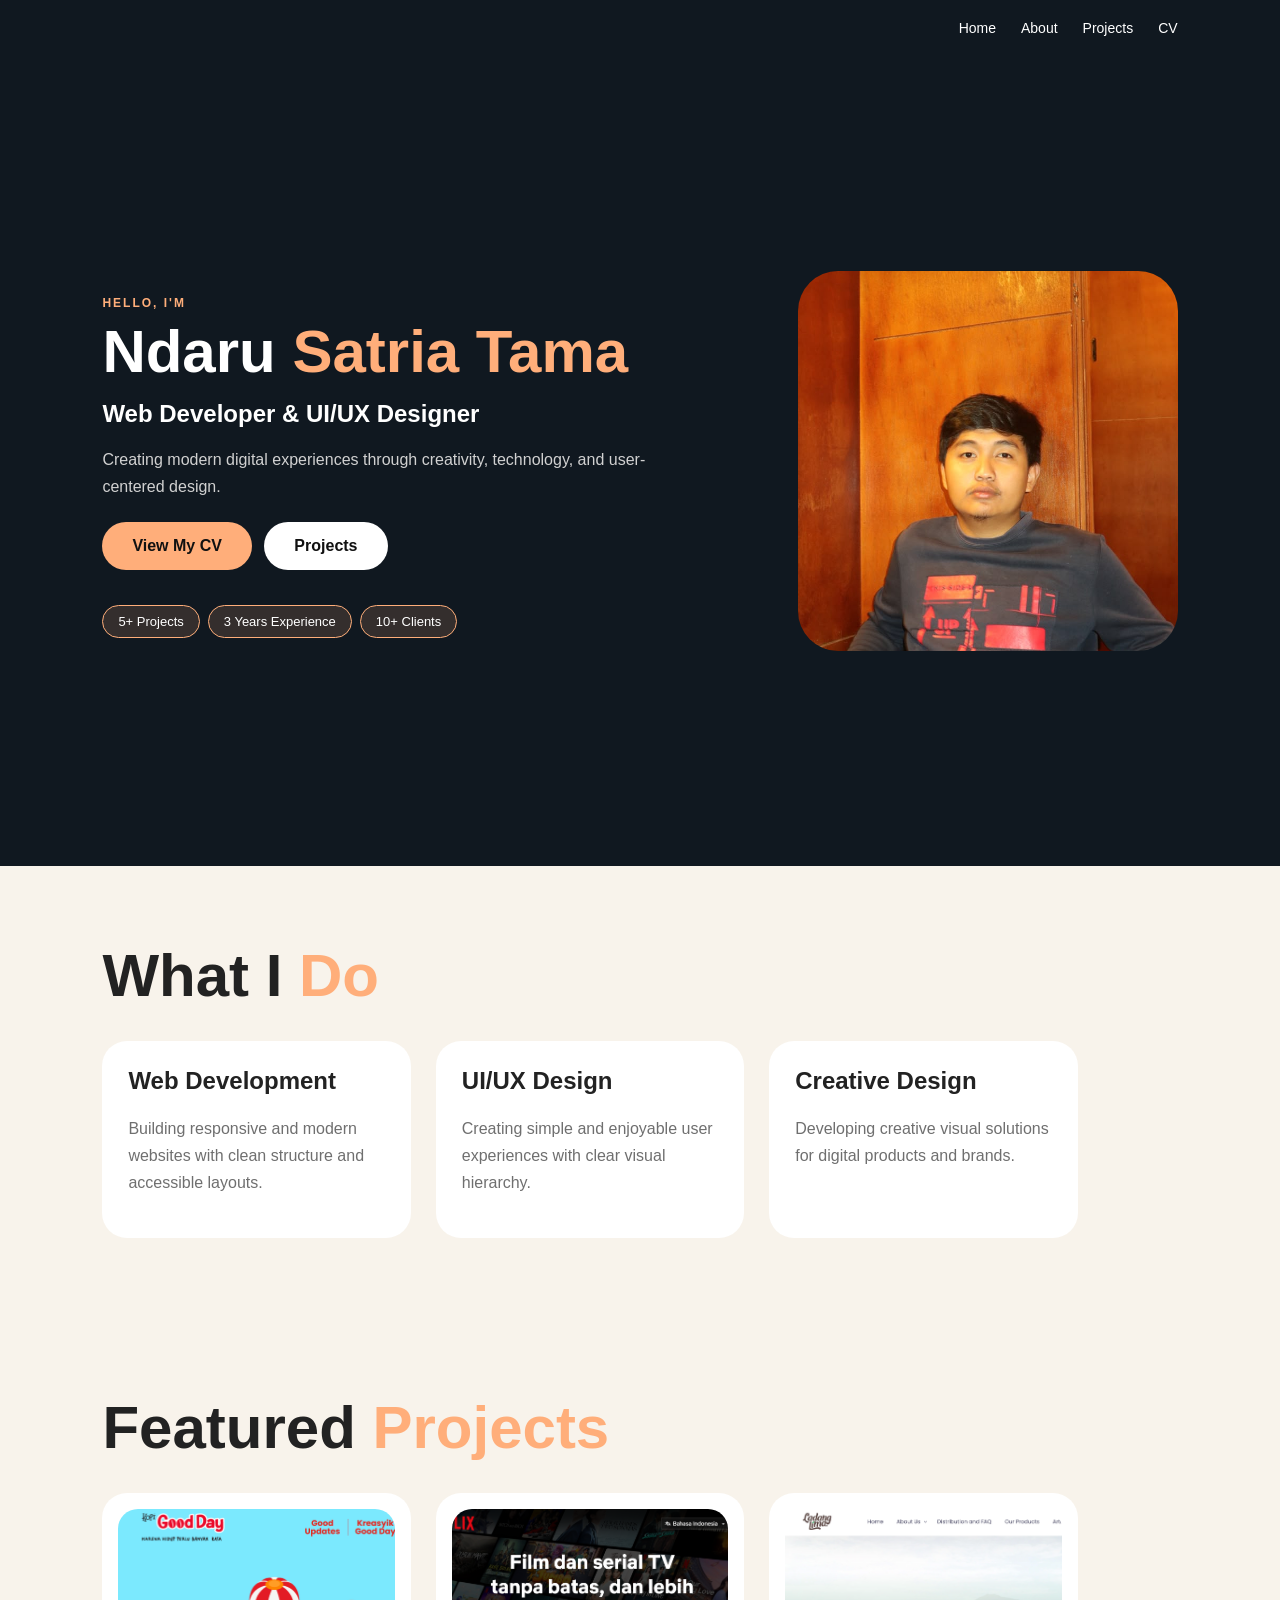
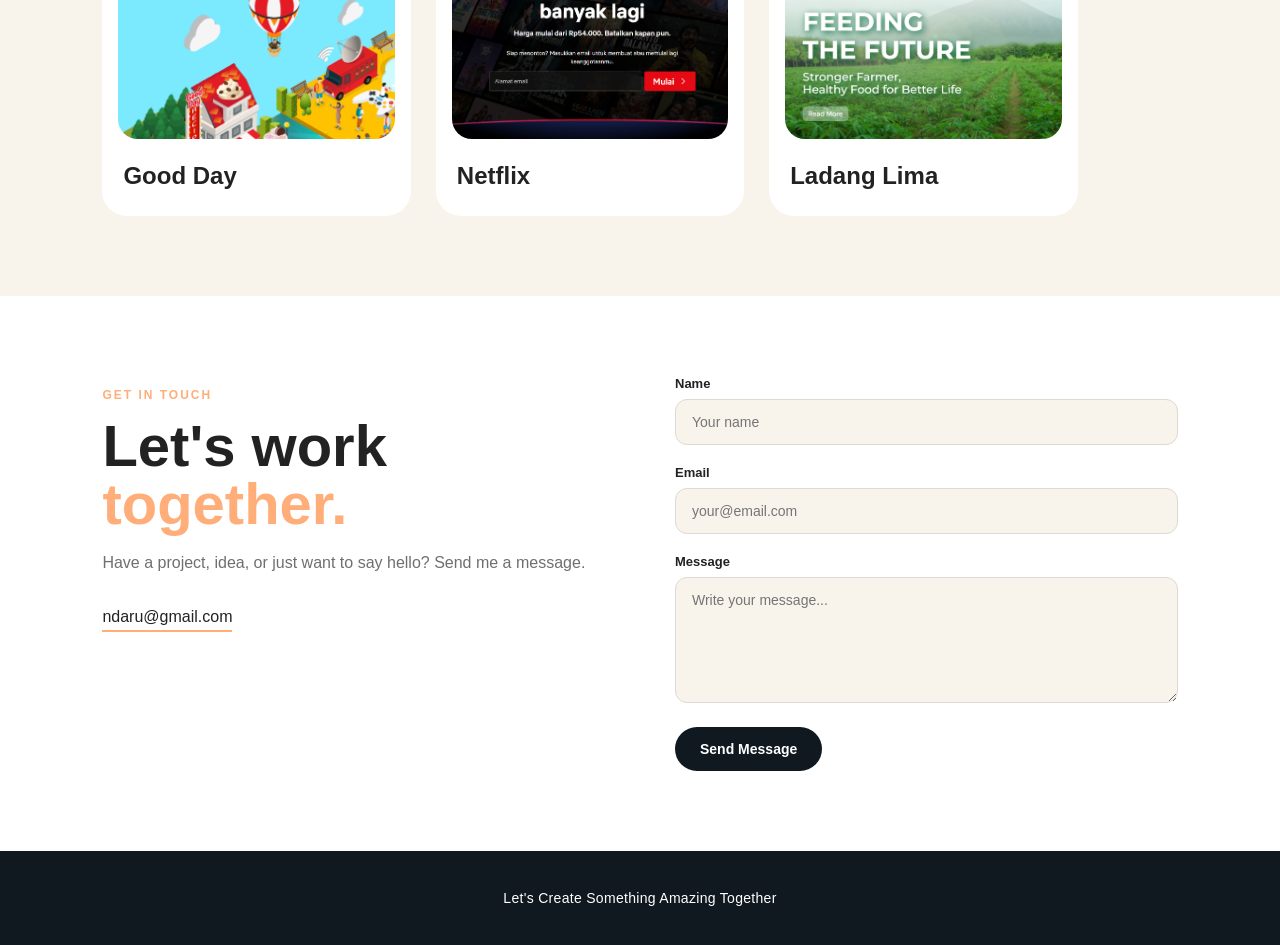
<file: PraktikumPemweb/index.html>
<!DOCTYPE html>
<html lang="id">

<head>
    <meta charset="UTF-8">
    <meta name="viewport" content="width=device-width, initial-scale=1.0">

    <title>Ndaru Satria Tama | Portfolio</title>

    <link rel="stylesheet" href="css/index.css">
</head>

<body>

    <!-- =========================
         NAVBAR
    ========================== -->

    <nav>
        <div class="nav-links">

            <a href="index.html">Home</a>

            <a href="about.html">About</a>

            <a href="projects.html">Projects</a>

            <a href="cv.html">CV</a>

        </div>
    </nav>


    <!-- =========================
         HERO
    ========================== -->

    <section class="hero">

        <div class="hero-text">

            <p class="intro-label">
                Hello, I'm
            </p>

            <h1>
                Ndaru
                <span class="accent">Satria Tama</span>
            </h1>

            <h2>
                Web Developer & UI/UX Designer
            </h2>

            <p class="description">
                Creating modern digital experiences through creativity,
                technology, and user-centered design.
            </p>


            <div class="hero-buttons">

                <a class="btn" href="cv.html">
                    View My CV
                </a>

                <a class="btn btn-light" href="projects.html">
                    Projects
                </a>

            </div>


            <div class="stats">

                <span class="skill">
                    5+ Projects
                </span>

                <span class="skill">
                    3 Years Experience
                </span>

                <span class="skill">
                    10+ Clients
                </span>

            </div>

        </div>


        <div class="hero-image">

            <img
                src="images/profile.jpeg"
                alt="Foto profil Ndaru Satria Tama"
            >

        </div>

    </section>


    <!-- =========================
         WHAT I DO
    ========================== -->

    <section class="container">

        <h1>
            What I
            <span class="accent">Do</span>
        </h1>


        <div class="grid">


            <div class="card service-card">

                <h2>
                    Web Development
                </h2>

                <p>
                    Building responsive and modern websites
                    with clean structure and accessible layouts.
                </p>

            </div>


            <div class="card service-card">

                <h2>
                    UI/UX Design
                </h2>

                <p>
                    Creating simple and enjoyable user experiences
                    with clear visual hierarchy.
                </p>

            </div>


            <div class="card service-card">

                <h2>
                    Creative Design
                </h2>

                <p>
                    Developing creative visual solutions
                    for digital products and brands.
                </p>

            </div>


        </div>

    </section>


    <!-- =========================
         FEATURED PROJECTS
    ========================== -->

    <section class="container">

        <h1>
            Featured
            <span class="accent">Projects</span>
        </h1>


        <div class="grid project-grid">


            <!-- PROJECT 1 -->

            <a
                href="https://hidupbanyakrasa.com/"
                class="card project-card"
            >

                <div class="project-image">

                    <img
                        src="images/project1.png"
                        alt="Good Day"
                    >

                    <!-- HOVER VIEW -->

                    <span class="view-button">
                        View
                    </span>

                </div>


                <div class="project-info">

                    <h3>
                        Good Day
                    </h3>

                </div>

            </a>



            <!-- PROJECT 2 -->

            <a
                href="https://www.netflix.com/id/"
                class="card project-card"
            >

                <div class="project-image">

                    <img
                        src="images/project2.png"
                        alt="Netflix"
                    >

                    <!-- HOVER VIEW -->

                    <span class="view-button">
                        View
                    </span>

                </div>


                <div class="project-info">

                    <h3>
                        Netflix
                    </h3>

                </div>

            </a>



            <!-- PROJECT 3 -->

            <a
                href="https://ladanglima.com/"
                class="card project-card"
            >

                <div class="project-image">

                    <img
                        src="images/project3.png"
                        alt="Ladang Lima"
                    >

                    <!-- HOVER VIEW -->

                    <span class="view-button">
                        View
                    </span>

                </div>


                <div class="project-info">

                    <h3>
                        Ladang Lima
                    </h3>

                </div>

            </a>


        </div>

    </section>


    <!-- =========================
         CONTACT
    ========================== -->

    <section class="contact-container">


        <div class="contact-info">

            <p class="contact-label">
                GET IN TOUCH
            </p>

            <h1>
                Let's work
                <span class="accent">together.</span>
            </h1>

            <p>
                Have a project, idea, or just want to say hello?
                Send me a message.
            </p>


            <a
                href="mailto:ndaru@gmail.com"
                class="contact-email"
            >
                ndaru@gmail.com
            </a>

        </div>



        <form
            class="contact-form"
            action="mailto:ndaru@gmail.com"
            method="post"
            enctype="text/plain"
        >

            <div class="form-group">

                <label for="name">
                    Name
                </label>

                <input
                    type="text"
                    id="name"
                    name="Name"
                    placeholder="Your name"
                    required
                >

            </div>



            <div class="form-group">

                <label for="email">
                    Email
                </label>

                <input
                    type="email"
                    id="email"
                    name="Email"
                    placeholder="your@email.com"
                    required
                >

            </div>



            <div class="form-group">

                <label for="message">
                    Message
                </label>

                <textarea
                    id="message"
                    name="Message"
                    rows="6"
                    placeholder="Write your message..."
                    required
                ></textarea>

            </div>


            <button type="submit">
                Send Message
            </button>

        </form>


    </section>



    <!-- =========================
         FOOTER
    ========================== -->

    <footer>

        <p>
            Let's Create Something Amazing Together
        </p>

    </footer>


</body>

</html>
</file>
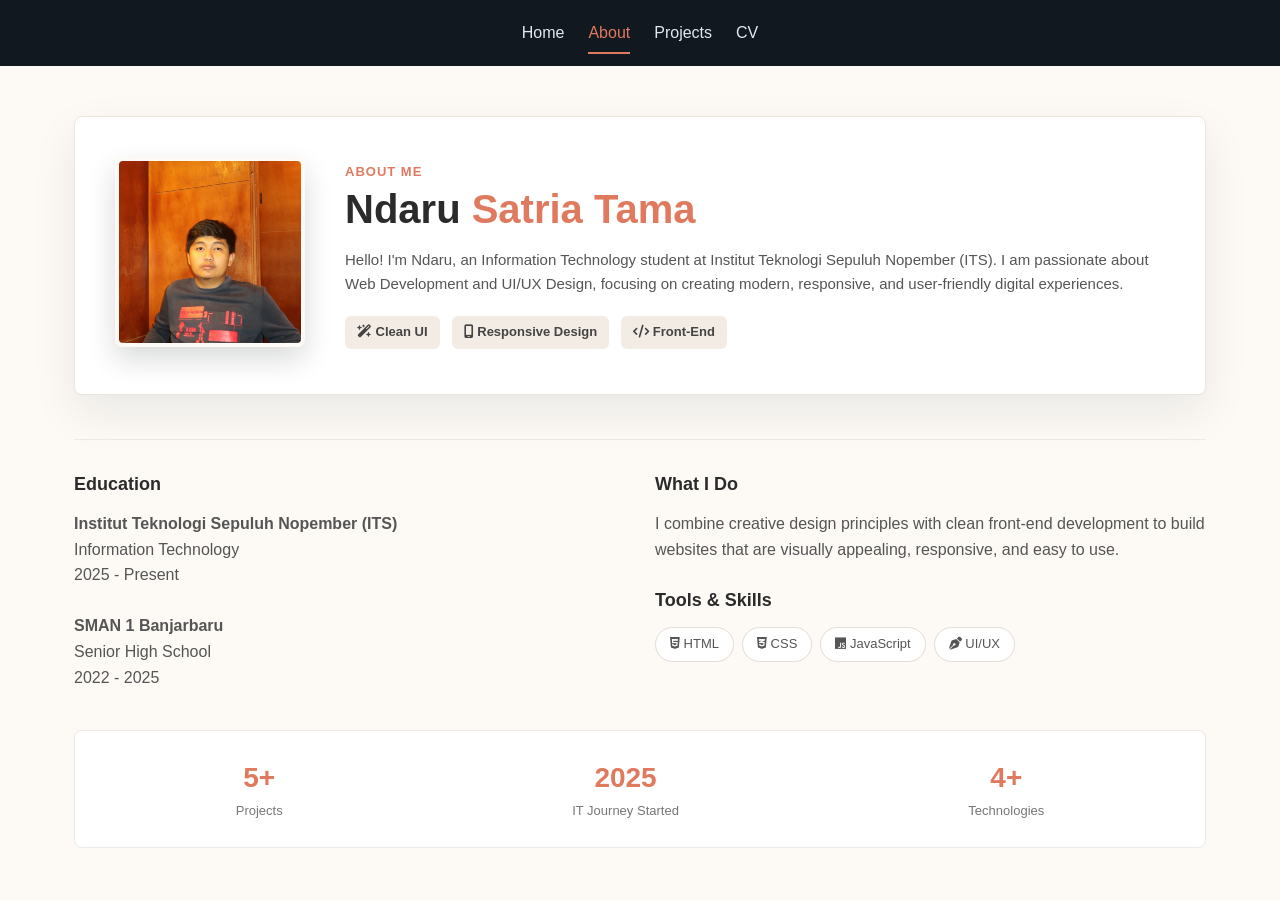
<file: PraktikumPemweb/about.html>
<!DOCTYPE html>
<html lang="en">
<head>
    <meta charset="UTF-8">
    <meta name="viewport" content="width=device-width, initial-scale=1.0">
    <title>About | Ndaru Satria Tama</title>
    <link rel="stylesheet" href="css/about.css">
    <link rel="stylesheet" href="https://cdnjs.cloudflare.com/ajax/libs/font-awesome/6.4.0/css/all.min.css">
</head>
<body>
    <nav>
        <div>
            <a href="index.html">Home</a>
            <a class="active" href="about.html">About</a>
            <a href="projects.html">Projects</a>
            <a href="cv.html">CV</a>
        </div>
    </nav>

    <section class="container">
        <div class="about-hero">
            <div class="about-image-wrapper">
                <img class="profile-img" src="images/profile.jpeg" alt="Ndaru Satria Tama Profile">
            </div>

            <div class="about-text">
                <p class="sub-title">About Me</p>
                <h1>Ndaru <span class="accent">Satria Tama</span></h1>
                <p class="description">
                    Hello! I'm Ndaru, an Information Technology student at Institut Teknologi Sepuluh Nopember (ITS). 
                    I am passionate about Web Development and UI/UX Design, focusing on creating modern, responsive, 
                    and user-friendly digital experiences.
                </p>

                <div class="traits">
                    <span><i class="fa-solid fa-wand-magic-sparkles"></i> Clean UI</span>
                    <span><i class="fa-solid fa-mobile-screen"></i> Responsive Design</span>
                    <span><i class="fa-solid fa-code"></i> Front-End</span>
                </div>
            </div>
        </div>

        <div class="info-grid">
            <div class="info-card">
                <h3>Education</h3>
                <p>
                    <strong>Institut Teknologi Sepuluh Nopember (ITS)</strong><br>
                    Information Technology<br>
                    2025 - Present
                </p>
                <br>
                <p>
                    <strong>SMAN 1 Banjarbaru</strong><br>
                    Senior High School<br>
                    2022 - 2025
                </p>
            </div>

            <div class="info-card">
                <h3>What I Do</h3>
                <p>
                    I combine creative design principles with clean front-end development to build 
                    websites that are visually appealing, responsive, and easy to use.
                </p>

                <h3 class="skill-title">Tools & Skills</h3>
                <div class="tags-container">
                    <span class="tag"><i class="fa-brands fa-html5"></i> HTML</span>
                    <span class="tag"><i class="fa-brands fa-css3-alt"></i> CSS</span>
                    <span class="tag"><i class="fa-brands fa-js"></i> JavaScript</span>
                    <span class="tag"><i class="fa-solid fa-pen-nib"></i> UI/UX</span>
                </div>
            </div>
        </div>

        <div class="quick-facts">
            <div class="fact-item">
                <h2>5+</h2>
                <p>Projects</p>
            </div>
            <div class="fact-item">
                <h2>2025</h2>
                <p>IT Journey Started</p>
            </div>
            <div class="fact-item">
                <h2>4+</h2>
                <p>Technologies</p>
            </div>
        </div>
    </section>
</body>
</html>
</file>
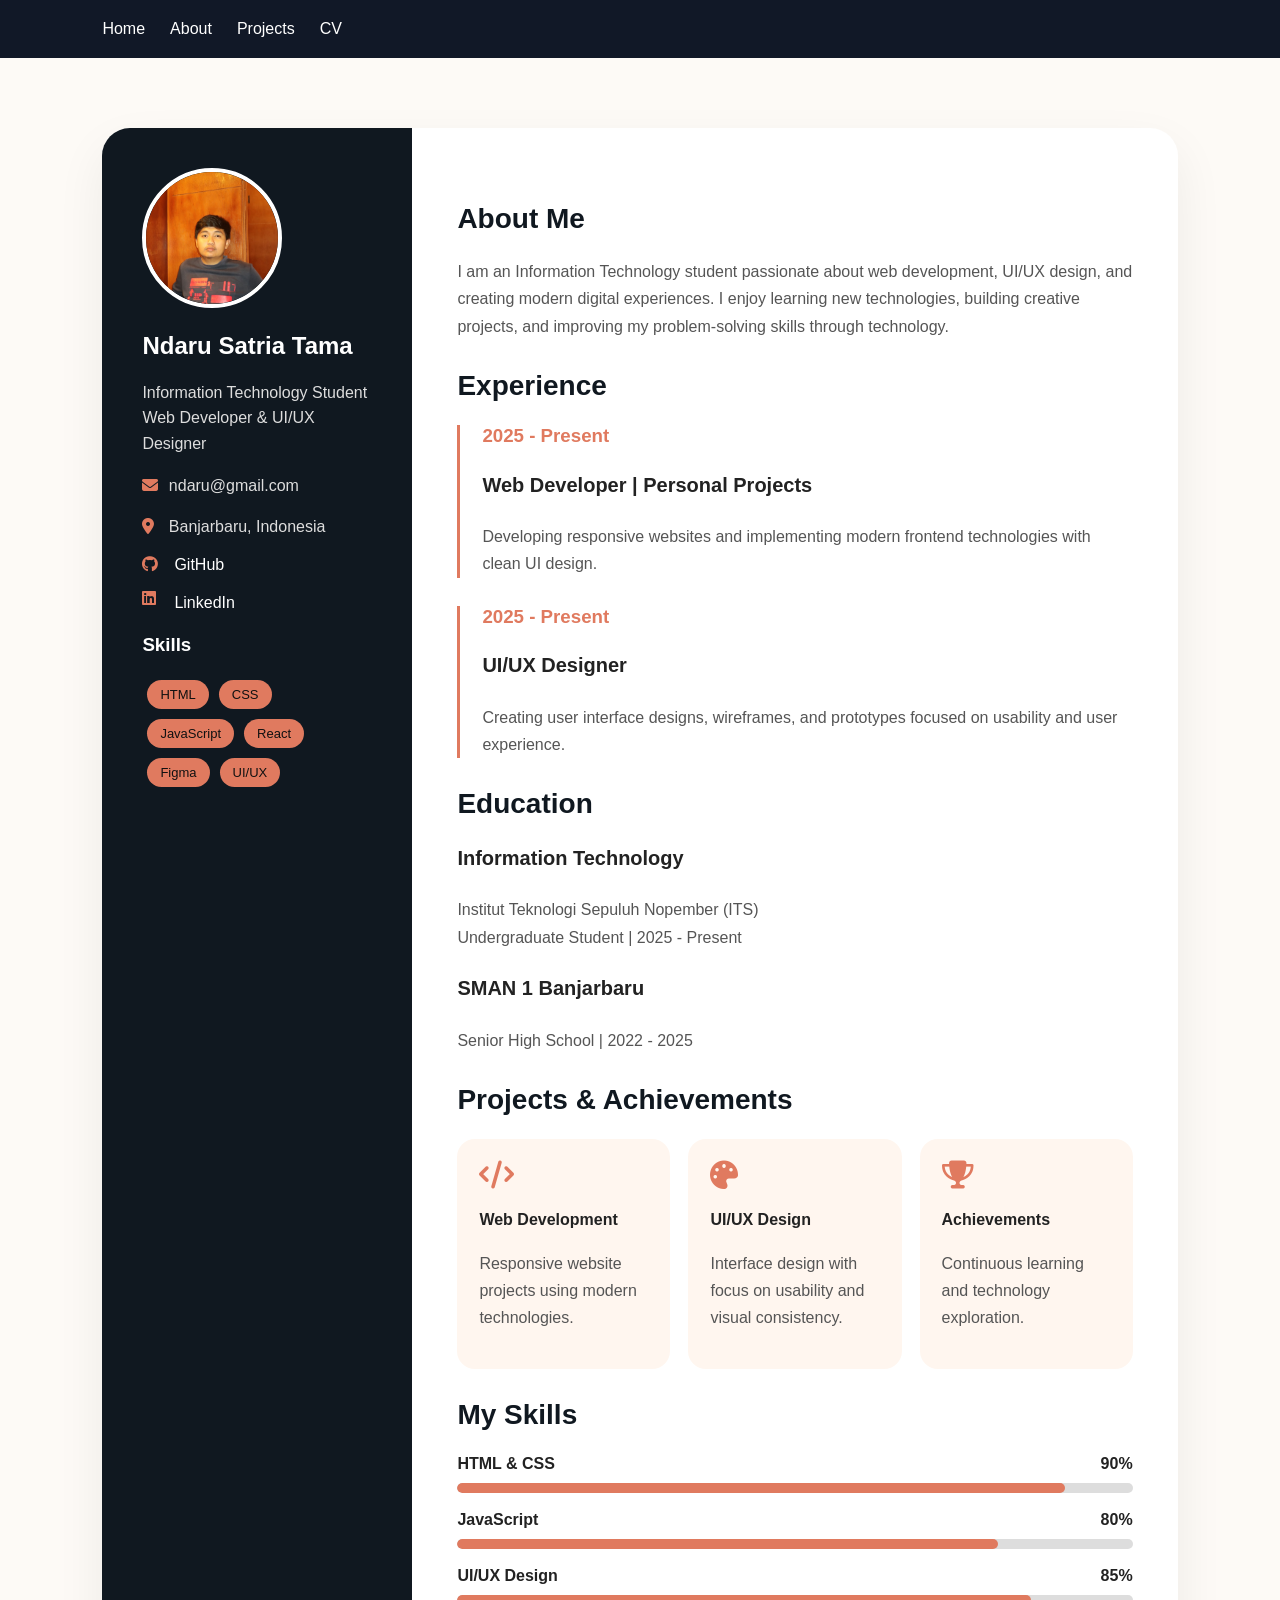
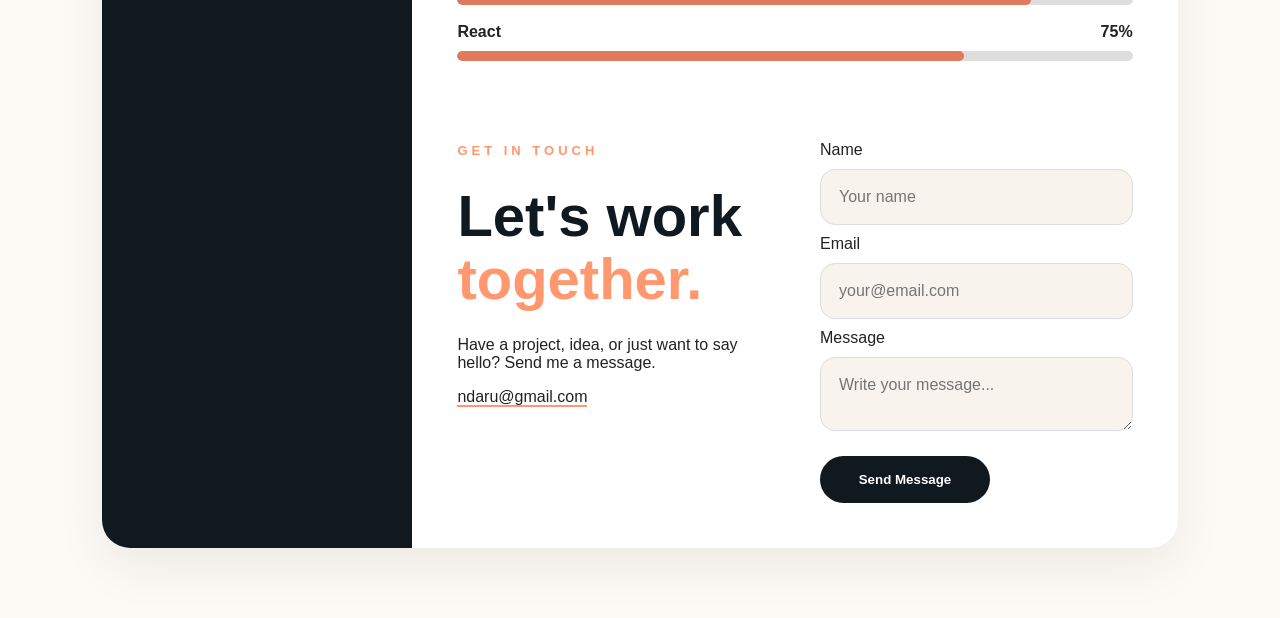
<file: PraktikumPemweb/cv.html>
<!DOCTYPE html>
<html lang="en">
<head>
<meta charset="UTF-8">
<meta name="viewport" content="width=device-width, initial-scale=1.0">
<title>CV | Information Technology Student</title>
<link rel="stylesheet" href="css/cv.css">
<link rel="stylesheet" href="https://cdnjs.cloudflare.com/ajax/libs/font-awesome/6.5.2/css/all.min.css">
</head>
<body>
<nav><div><a href="index.html">Home</a><a href="about.html">About</a><a href="projects.html">Projects</a><a class="active" href="cv.html">CV</a></div></nav>
<section class="container">
<div class="cv">
<aside class="sidebar">
<img src="images/profile.jpeg" alt="Profile Photo">
<h2>Ndaru Satria Tama</h2>
<p>Information Technology Student<br>Web Developer & UI/UX Designer</p>
<div class="contact">
<p><i class="fa-solid fa-envelope"></i> ndaru@gmail.com</p>
<p><i class="fa-solid fa-location-dot"></i> Banjarbaru, Indonesia</p>
<a href="https://github.com" target="_blank"><i class="fa-brands fa-github"></i> GitHub</a>
<p><a href="https://www.linkedin.com" target="_blank"><i class="fa-brands fa-linkedin"></i> LinkedIn</a></p>
</div>
<h3>Skills</h3>
<div class="skill-list"><span>HTML</span><span>CSS</span><span>JavaScript</span><span>React</span><span>Figma</span><span>UI/UX</span></div>
</aside>
<main class="content">
<section class="profile"><h2>About Me</h2><p>I am an Information Technology student passionate about web development, UI/UX design, and creating modern digital experiences. I enjoy learning new technologies, building creative projects, and improving my problem-solving skills through technology.</p></section>
<h2>Experience</h2>
<div class="timeline-item"><h3>2025 - Present</h3><h4>Web Developer | Personal Projects</h4><p>Developing responsive websites and implementing modern frontend technologies with clean UI design.</p></div>
<div class="timeline-item"><h3>2025 - Present</h3><h4>UI/UX Designer</h4><p>Creating user interface designs, wireframes, and prototypes focused on usability and user experience.</p></div>
<h2>Education</h2>
<div class="education"><h4>Information Technology</h4><p>Institut Teknologi Sepuluh Nopember (ITS)<br>Undergraduate Student | 2025 - Present</p></div>
<div class="education"><h4>SMAN 1 Banjarbaru</h4><p>Senior High School | 2022 - 2025</p></div>
<h2>Projects & Achievements</h2>
<div class="cards"><div class="card"><i class="fa-solid fa-code"></i><h4>Web Development</h4><p>Responsive website projects using modern technologies.</p></div><div class="card"><i class="fa-solid fa-palette"></i><h4>UI/UX Design</h4><p>Interface design with focus on usability and visual consistency.</p></div><div class="card"><i class="fa-solid fa-trophy"></i><h4>Achievements</h4><p>Continuous learning and technology exploration.</p></div></div>
<h2>My Skills</h2>
<div class="skill-bars"><div><label>HTML & CSS <b>90%</b></label><span><i style="width:90%"></i></span></div><div><label>JavaScript <b>80%</b></label><span><i style="width:80%"></i></span></div><div><label>UI/UX Design <b>85%</b></label><span><i style="width:85%"></i></span></div><div><label>React <b>75%</b></label><span><i style="width:75%"></i></span></div></div>
<section class="contact-section">
<div class="contact-text">
<span>GET IN TOUCH</span>
<h2>Let's work<br><em>together.</em></h2>
<p>Have a project, idea, or just want to say hello? Send me a message.</p>
<a href="mailto:ndaru@gmail.com">ndaru@gmail.com</a>
</div>
<form class="contact-form">
<label>Name</label><input type="text" placeholder="Your name">
<label>Email</label><input type="email" placeholder="your@email.com">
<label>Message</label><textarea placeholder="Write your message..."></textarea>
<button type="button">Send Message</button>
</form>
</section>
</main></div></section>
</body></html>
</file>
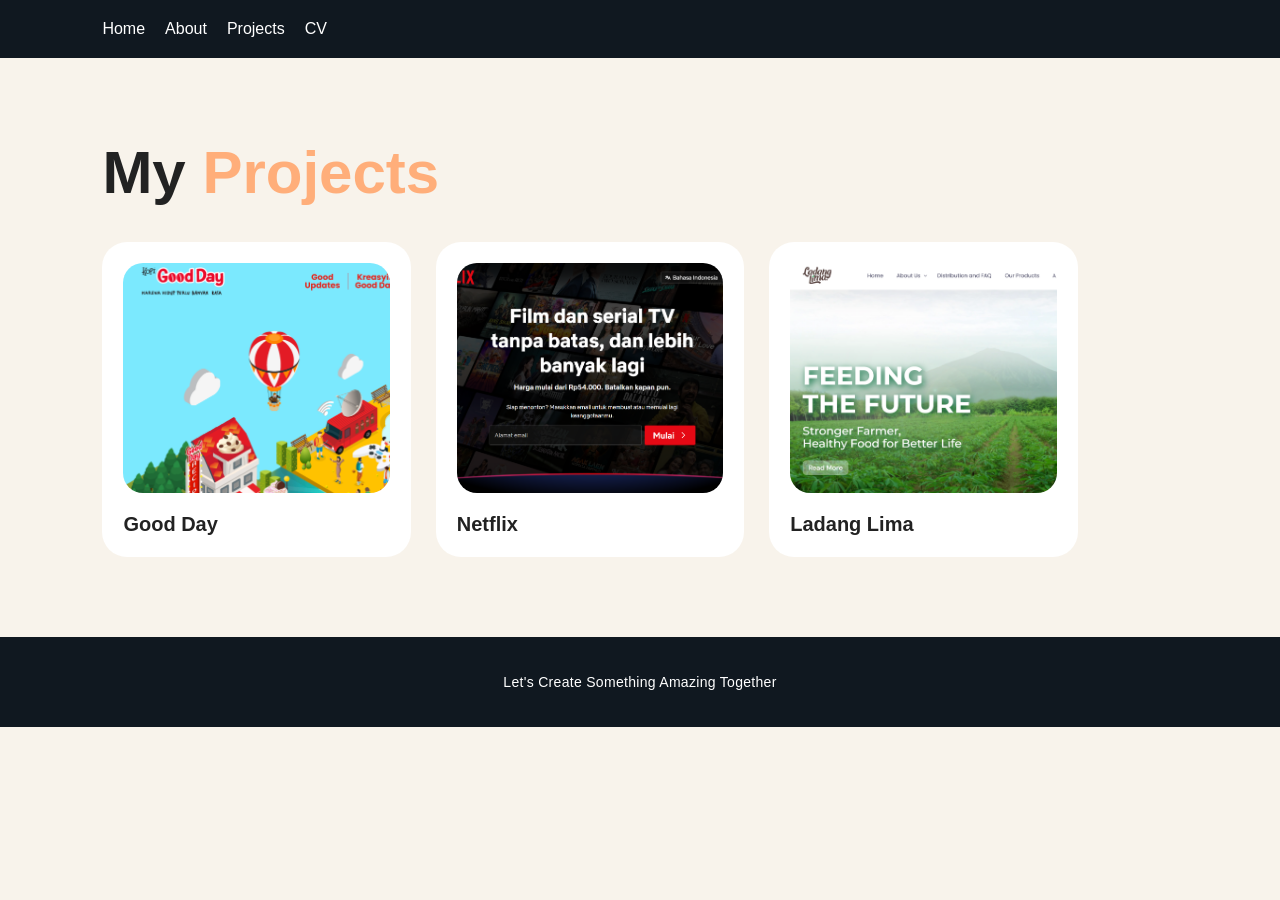
<file: PraktikumPemweb/projects.html>
<!DOCTYPE html>
<html lang="id">

<head>
    <meta charset="UTF-8">
    <meta name="viewport" content="width=device-width, initial-scale=1.0">

    <title>Projects | Ndaru Satria Tama</title>

    <link rel="stylesheet" href="css/projects.css">
</head>

<body>

    <!-- NAVBAR -->

    <nav>
        <div>

            <a href="index.html">
                Home
            </a>

            <a href="about.html">
                About
            </a>

            <a href="projects.html">
                Projects
            </a>

            <a href="cv.html">
                CV
            </a>

        </div>
    </nav>


    <!-- PROJECTS -->

    <section class="container">

        <h1>
            My <span class="accent">Projects</span>
        </h1>


        <div class="grid">


            <!-- PROJECT 1 -->

            <a
                href="https://hidupbanyakrasa.com/"
                class="card"
                target="_blank"
            >

                <img
                    src="images/project1.png"
                    alt="Good Day"
                >

                <span class="view-button">
                    View
                </span>

                <h3>
                    Good Day
                </h3>

            </a>



            <!-- PROJECT 2 -->

            <a
                href="https://www.netflix.com/id/"
                class="card"
                target="_blank"
            >

                <img
                    src="images/project2.png"
                    alt="Netflix"
                >

                <span class="view-button">
                    View
                </span>

                <h3>
                    Netflix
                </h3>

            </a>



            <!-- PROJECT 3 -->

            <a
                href="https://ladanglima.com/"
                class="card"
                target="_blank"
            >

                <img
                    src="images/project3.png"
                    alt="Ladang Lima"
                >

                <span class="view-button">
                    View
                </span>

                <h3>
                    Ladang Lima
                </h3>

            </a>


        </div>

    </section>


    <!-- FOOTER -->

    <footer>
        Let's Create Something Amazing Together
    </footer>

</body>

</html>
</file>
<file: PraktikumPemweb/css/index.css>
:root {
    --dark: #101820;
    --cream: #f8f3eb;
    --accent: #ffae7a;
    --white: #ffffff;
    --gray: #6f6f6f;
    --border: #ded9d1;
}


/* =========================
   RESET
========================= */

* {
    box-sizing: border-box;
    font-family: Arial, sans-serif;
}


body {
    margin: 0;

    background: var(--cream);

    color: #222;
}


/* =========================
   NAVBAR
========================= */

nav {
    position: sticky;

    top: 0;

    z-index: 10;

    padding: 20px 8%;

    display: flex;

    justify-content: flex-end;

    align-items: center;

    background: var(--dark);
}


.nav-links {
    display: flex;

    flex-wrap: wrap;

    gap: 25px;
}


.nav-links a {
    position: relative;

    color: #fff;

    text-decoration: none;

    font-size: 14px;
}


/* PSEUDO-CLASS */

.nav-links a:hover {
    color: var(--accent);
}


/* PSEUDO-ELEMENT */

.nav-links a::after {
    content: "";

    position: absolute;

    left: 0;

    bottom: -8px;

    width: 0;

    height: 2px;

    background: var(--accent);
}


/* PSEUDO-CLASS */

.nav-links a:hover::after {
    width: 100%;
}


/* =========================
   HERO
========================= */

.hero {
    min-height: 90vh;

    display: flex;

    justify-content: space-between;

    align-items: center;

    gap: 60px;

    padding: 8%;

    background: var(--dark);

    color: #fff;
}


.hero-text {
    max-width: 650px;
}


.intro-label {
    margin-bottom: 12px;

    color: var(--accent);

    font-size: 12px;

    font-weight: bold;

    letter-spacing: 2px;

    text-transform: uppercase;
}


.hero h1 {
    margin: 0 0 18px;

    font-size: 60px;

    line-height: 1;
}


.hero h2 {
    margin: 0 0 18px;

    font-size: 24px;
}


.description {
    max-width: 580px;

    color: #d1d1d1;

    line-height: 1.7;
}


.accent {
    color: var(--accent);
}


/* =========================
   HERO BUTTON
========================= */

.hero-buttons {
    margin-top: 22px;
}


.btn {
    display: inline-block;

    padding: 15px 30px;

    margin-right: 8px;

    border-radius: 30px;

    background: var(--accent);

    color: #111;

    text-decoration: none;

    font-weight: bold;
}


/* PSEUDO-CLASS */

.btn:hover {
    box-shadow: 0 10px 25px rgba(255, 174, 122, 0.5);
}


.btn-light {
    background: var(--white);
}


/* =========================
   STATS
========================= */

.stats {
    display: flex;

    flex-wrap: wrap;

    gap: 8px;

    margin-top: 35px;
}


.skill {
    display: inline-block;

    padding: 8px 15px;

    border: 1px solid var(--accent);

    border-radius: 20px;

    background: rgba(255, 174, 122, 0.15);

    color: #fff;

    font-size: 13px;
}


/* PSEUDO-CLASS */

.skill:hover {
    background: var(--accent);

    color: #111;
}


/* =========================
   HERO IMAGE
========================= */

.hero-image {
    position: relative;

    display: flex;

    justify-content: center;

    align-items: center;
}


.hero-image img {
    width: 380px;

    height: 380px;

    object-fit: cover;

    border-radius: 40px;

    background: var(--accent);
}


/* =========================
   GENERAL CONTAINER
========================= */

.container {
    padding: 80px 8%;
}


.container > h1 {
    margin: 0 0 35px;

    font-size: 60px;

    line-height: 1;
}


/* =========================
   GRID
========================= */

.grid {
    display: grid;

    grid-template-columns: repeat(3, 1fr);

    gap: 25px;
}


/* =========================
   SERVICE CARD
========================= */

.card {
    position: relative;

    overflow: hidden;

    border-radius: 25px;

    background: var(--white);

    border: 1px solid transparent;
}


.service-card {
    padding: 25px;
}


.service-card h2 {
    margin-top: 0;

    font-size: 24px;
}


.service-card p {
    color: var(--gray);

    line-height: 1.7;
}


/* PSEUDO-CLASS */

.service-card:hover {
    border-color: var(--accent);
}


/* =========================
   PROJECT CARD
========================= */

.project-card {
    display: block;

    padding: 15px;

    color: #222;

    text-decoration: none;
}


/* =========================
   PROJECT IMAGE
========================= */

.project-image {
    position: relative;

    width: 100%;

    height: 230px;

    overflow: hidden;

    border-radius: 20px;

    background: var(--accent);
}


.project-image img {
    width: 100%;

    height: 100%;

    display: block;

    object-fit: cover;
}


/* =========================
   HOVER OVERLAY
========================= */

.view-button {
    position: absolute;

    top: 50%;

    left: 50%;

    transform: translate(-50%, -50%);

    display: flex;

    justify-content: center;

    align-items: center;

    width: 90px;

    height: 55px;

    border-radius: 10px;

    background: var(--accent);

    color: #111;

    font-size: 15px;

    font-weight: bold;

    opacity: 0;

    z-index: 2;
}


/* OVERLAY */

.project-image::after {
    content: "";

    position: absolute;

    inset: 0;

    background: rgba(0, 0, 0, 0.45);

    opacity: 0;

    z-index: 1;
}


/* PSEUDO-CLASS */

.project-card:hover .view-button {
    opacity: 1;
}


/* PSEUDO-CLASS */

.project-card:hover .project-image::after {
    opacity: 1;
}


/* =========================
   PROJECT INFO
========================= */

.project-info {
    padding: 15px 5px 5px;
}


.project-number {
    color: var(--accent);

    font-size: 12px;

    font-weight: bold;
}


.project-info h3 {
    margin: 8px 0 5px;

    font-size: 24px;
}


.project-info p {
    margin: 0;

    color: var(--gray);

    font-size: 13px;
}


/* =========================
   CONTACT
========================= */

.contact-container {
    display: grid;

    grid-template-columns: 1fr 1fr;

    gap: 70px;

    padding: 80px 8%;

    background: var(--white);
}


.contact-info {
    max-width: 500px;
}


.contact-label {
    color: var(--accent);

    font-size: 12px;

    font-weight: bold;

    letter-spacing: 2px;
}


.contact-info h1 {
    margin: 15px 0;

    font-size: 58px;

    line-height: 1;
}


.contact-info > p:not(.contact-label) {
    color: var(--gray);

    line-height: 1.7;
}


.contact-email {
    display: inline-block;

    margin-top: 15px;

    color: #222;

    text-decoration: none;

    border-bottom: 2px solid var(--accent);

    padding-bottom: 4px;
}


/* PSEUDO-CLASS */

.contact-email:hover {
    color: var(--accent);
}


/* =========================
   FORM
========================= */

.contact-form {
    width: 100%;
}


.form-group {
    margin-bottom: 20px;
}


.form-group label {
    display: block;

    margin-bottom: 8px;

    font-size: 13px;

    font-weight: bold;
}


.form-group input,
.form-group textarea {
    width: 100%;

    padding: 14px 16px;

    border: 1px solid var(--border);

    border-radius: 12px;

    background: var(--cream);

    color: #222;

    font-size: 14px;

    outline: none;

    resize: vertical;
}


/* PSEUDO-CLASS */

.form-group input:focus,
.form-group textarea:focus {
    border-color: var(--accent);

    background: #fff;
}


/* =========================
   FORM BUTTON
========================= */

.contact-form button {
    padding: 14px 25px;

    border: none;

    border-radius: 30px;

    background: var(--dark);

    color: #fff;

    font-size: 14px;

    font-weight: bold;

    cursor: pointer;
}


/* PSEUDO-CLASS */

.contact-form button:hover {
    background: var(--accent);

    color: #111;
}


/* =========================
   FOOTER
========================= */

footer {
    padding: 40px 8%;

    background: var(--dark);

    color: #fff;

    text-align: center;
}


/* =========================
   TABLET
========================= */

@media (max-width: 1100px) {

    .hero {
        gap: 35px;
    }


    .hero h1 {
        font-size: 48px;
    }


    .hero-image img {
        width: 300px;

        height: 300px;
    }


    .container > h1 {
        font-size: 48px;
    }


    .grid {
        grid-template-columns: repeat(2, 1fr);
    }

}


/* =========================
   MOBILE
========================= */

@media (max-width: 800px) {

    nav {
        justify-content: flex-start;
    }


    .nav-links {
        gap: 15px;
    }


    .hero {
        display: flex;

        flex-direction: column;

        align-items: flex-start;

        min-height: auto;

        padding: 60px 6%;
    }


    .hero h1 {
        font-size: 42px;
    }


    .hero h2 {
        font-size: 20px;
    }


    .hero-image {
        width: 100%;

        justify-content: flex-start;
    }


    .hero-image img {
        width: 260px;

        height: 260px;
    }


    .container {
        padding: 60px 6%;
    }


    .container > h1 {
        font-size: 42px;
    }


    .grid {
        grid-template-columns: 1fr;
    }


    .contact-container {
        grid-template-columns: 1fr;

        gap: 45px;

        padding: 60px 6%;
    }


    .contact-info h1 {
        font-size: 42px;
    }

}


/* =========================
   SMALL MOBILE
========================= */

@media (max-width: 480px) {

    nav {
        padding: 18px 6%;
    }


    .nav-links {
        gap: 12px;
    }


    .hero {
        padding: 50px 6%;
    }


    .hero h1 {
        font-size: 34px;
    }


    .hero h2 {
        font-size: 18px;
    }


    .hero-image img {
        width: 220px;

        height: 220px;

        border-radius: 24px;
    }


    .btn {
        width: 100%;

        margin-right: 0;

        margin-bottom: 10px;

        text-align: center;
    }


    .container {
        padding: 55px 6%;
    }


    .container > h1 {
        font-size: 34px;
    }


    .project-image {
        height: 220px;
    }


    .contact-container {
        padding: 55px 6%;
    }


    .contact-info h1 {
        font-size: 36px;
    }

}

/* ===== Responsive viewport & footer improvements ===== */
html, body {
    min-height: 100%;
}

body {
    display: flex;
    flex-direction: column;
}

.container {
    flex: 1;
}

footer {
    width: 100%;
    margin-top: auto;
    min-height: 90px;
    display: flex;
    align-items: center;
    justify-content: center;
    padding: 25px;
    background: #101820;
    color: #ffffff;
    font-size: 14px;
    letter-spacing: .3px;
}

/* Better large screen spacing */
@media (min-width: 1200px) {
    .container {
        max-width: 1180px;
    }

    .about-hero {
        padding: 40px;
    }
}

/* Mobile responsive */
@media (max-width: 768px) {
    .container {
        margin: 25px auto;
        padding: 0 18px;
    }

    .about-hero {
        flex-direction: column;
        text-align: center;
        padding: 25px;
    }

    .profile-img {
        width: 140px;
        height: 140px;
    }

    .info-grid {
        grid-template-columns: 1fr;
    }

    .quick-facts {
        flex-direction: column;
    }

    footer {
        min-height: 70px;
        text-align: center;
    }
}
</file>
<file: PraktikumPemweb/css/about.css>
* {
    margin: 0;
    padding: 0;
    box-sizing: border-box;
    font-family: 'Segoe UI', Tahoma, Geneva, Verdana, sans-serif;
}

body {
    background-color: #fdfaf6;
    color: #2b2b2b;
    line-height: 1.6;
    min-height: 100vh;
}

/* Navigasi */
nav {
    position: sticky;
    top: 0;
    z-index: 10;
    background-color: #12181f;
    padding: 20px 8%;
    text-align: center;
}

nav div {
    display: flex;
    justify-content: center;
    gap: 24px;
    flex-wrap: wrap;
}

nav a {
    color: #e2e8f0;
    text-decoration: none;
    font-weight: 500;
    position: relative;
}

nav a::after {
    content: "";
    position: absolute;
    left: 0;
    bottom: -8px;
    width: 0;
    height: 2px;
    background-color: #e07a5f;
    transition: .3s;
}

nav a:hover, nav a.active {
    color: #e07a5f;
}

nav a:hover::after, nav a.active::after {
    width: 100%;
}

/* Container utama */
.container {
    max-width: 1040px;
    margin: 50px auto;
    padding: 0 24px;
}

.accent {
    color: #e07a5f;
}

/* Hero Section */
.about-hero {
    display: flex;
    align-items: center;
    gap: 40px;
    margin-bottom: 44px;
    padding: 34px;
    background-color: #ffffff;
    border: 1px solid #ece5dd;
    border-radius: 8px;
    box-shadow: 0 18px 45px rgba(18, 24, 31, 0.08);
}

/* Ukuran foto diatur sedang */
.about-image-wrapper {
    flex-shrink: 0;
}

.profile-img {
    width: 190px;
    height: 190px;
    border-radius: 8px;
    object-fit: cover;
    box-shadow: 0 12px 28px rgba(18, 24, 31, 0.16);
    border: 4px solid #fdfaf6;
}

.about-text {
    flex: 1;
    min-width: 0;
}

.sub-title {
    font-size: 13px;
    color: #e07a5f;
    font-weight: 700;
    text-transform: uppercase;
    letter-spacing: 1px;
}

.about-text h1 {
    font-size: 40px;
    line-height: 1.12;
    margin: 4px 0 16px 0;
}

.description {
    color: #555;
    margin-bottom: 20px;
    font-size: 15px;
}

.traits {
    display: flex;
    gap: 12px;
    flex-wrap: wrap;
}

.traits span {
    font-size: 13px;
    font-weight: 600;
    background-color: #f3ece4;
    color: #444;
    padding: 6px 12px;
    border-radius: 6px;
}

/* Grid Info Clean */
.info-grid {
    display: grid;
    grid-template-columns: 1fr 1fr;
    gap: 30px;
    margin-bottom: 40px;
    padding-top: 30px;
    border-top: 1px solid #eaeaea;
}

.info-card h3 {
    font-size: 18px;
    margin-bottom: 12px;
}

.info-card p {
    color: #555;
}

.tags-container {
    display: flex;
    flex-wrap: wrap;
    gap: 8px;
}

.tag, .pill {
    font-size: 13px;
    padding: 6px 14px;
    border-radius: 20px;
}

.tag {
    background-color: #ffffff;
    border: 1px solid #e2dcd5;
    color: #555;
}

.pill {
    background-color: #12181f;
    color: #ffffff;
}

/* Quick Facts */
.quick-facts {
    display: flex;
    justify-content: space-around;
    padding: 25px;
    background: #ffffff;
    border-radius: 8px;
    border: 1px solid #eaeaea;
    text-align: center;
    gap: 18px;
}

.fact-item h2 {
    font-size: 28px;
    color: #e07a5f;
}

.fact-item p {
    font-size: 13px;
    color: #777;
}

/* Footer */
footer {
    text-align: center;
    padding: 25px;
    background-color: #12181f;
    color: #fff;
    font-size: 14px;
    margin-top: 60px;
}

@media (max-width: 1024px) {
    .container {
        max-width: 900px;
        margin: 42px auto;
    }

    .about-hero {
        gap: 28px;
    }

    .about-text h1 {
        font-size: 34px;
    }
}

@media (max-width: 760px) {
    nav {
        padding: 18px 6%;
    }

    nav div {
        gap: 18px;
    }

    .container {
        margin: 32px auto;
        padding: 0 18px;
    }

    .about-hero {
        flex-direction: column;
        align-items: flex-start;
        padding: 24px;
    }

    .profile-img {
        width: 160px;
        height: 160px;
    }

    .about-text h1 {
        font-size: 30px;
    }

    .info-grid {
        grid-template-columns: 1fr;
        gap: 24px;
    }

    .quick-facts {
        flex-direction: column;
        align-items: stretch;
    }
}

@media (max-width: 430px) {
    nav div {
        justify-content: flex-start;
    }

    .about-hero {
        padding: 20px;
    }

    .profile-img {
        width: 140px;
        height: 140px;
    }

    .about-text h1 {
        font-size: 27px;
    }
}


/* ===== Responsive viewport & footer improvements ===== */
html, body {
    min-height: 100%;
}

body {
    display: flex;
    flex-direction: column;
}

.container {
    flex: 1;
}

footer {
    width: 100%;
    margin-top: auto;
    min-height: 90px;
    display: flex;
    align-items: center;
    justify-content: center;
    padding: 25px;
    background: #101820;
    color: #ffffff;
    font-size: 14px;
    letter-spacing: .3px;
}

/* Better large screen spacing */
@media (min-width: 1200px) {
    .container {
        max-width: 1180px;
    }

    .about-hero {
        padding: 40px;
    }
}

/* Mobile responsive */
@media (max-width: 768px) {
    .container {
        margin: 25px auto;
        padding: 0 18px;
    }

    .about-hero {
        flex-direction: column;
        text-align: center;
        padding: 25px;
    }

    .profile-img {
        width: 140px;
        height: 140px;
    }

    .info-grid {
        grid-template-columns: 1fr;
    }

    .quick-facts {
        flex-direction: column;
    }

    footer {
        min-height: 70px;
        text-align: center;
    }
}

/* About page enhancement */
.about-hero,
.info-card,
.quick-facts {
    transition: .3s ease;
}

.about-hero:hover,
.info-card:hover,
.quick-facts:hover {
    transform: translateY(-6px);
    box-shadow: 0 25px 50px rgba(18,24,31,.12);
}

.tag,
.traits span {
    transition: .3s ease;
}

.tag:hover,
.traits span:hover {
    background: #e07a5f;
    color: white;
    transform: translateY(-3px);
}

.skill-title {
    margin-top: 24px;
}
</file>
<file: PraktikumPemweb/css/cv.css>
* {
    box-sizing: border-box;
    font-family: 'Segoe UI', sans-serif;
}

body {
    margin: 0;
    background: #fdfaf6;
    color: #222;
}


/* =========================
   NAVBAR
========================= */

nav {
    background: #111827;
    padding: 20px 8%;
    position: sticky;
    top: 0;
    z-index: 5;
}

nav a {
    color: white;
    text-decoration: none;
    margin-right: 25px;
}

nav a:hover {
    color: #e07a5f;
}


/* =========================
   CONTAINER
========================= */

.container {
    padding: 70px 8%;
}


/* =========================
   CV
========================= */

.cv {
    display: grid;
    grid-template-columns: 310px 1fr;
    background: white;
    border-radius: 28px;
    overflow: hidden;
    box-shadow: 0 20px 50px #0001;
}


/* =========================
   SIDEBAR
========================= */

.sidebar {
    background: #101820;
    color: white;
    padding: 40px;
}

.sidebar img {
    width: 140px;
    height: 140px;
    border-radius: 50%;
    object-fit: cover;
    border: 4px solid white;
}

.sidebar p {
    color: #ddd;
    line-height: 1.6;
}


/* CONTACT */

.contact i {
    width: 22px;
    color: #e07a5f;
}


/* SIDEBAR LINKS */

.sidebar a {
    color: white;
    text-decoration: none;
    display: flex;
    gap: 10px;
    margin: 12px 0;
}


/* PSEUDO-CLASS */

.sidebar a:hover {
    color: #e07a5f;
}


/* =========================
   SKILL LIST
========================= */

.skill-list span {
    display: inline-block;
    background: #e07a5f;
    color: #111;
    padding: 7px 13px;
    border-radius: 20px;
    margin: 5px;
    font-size: 13px;
}


/* =========================
   MAIN CONTENT
========================= */

.content {
    padding: 45px;
}

.content h2 {
    font-size: 28px;
    color: #101820;
    margin-top: 30px;
}

.profile p,
.timeline-item p,
.education p,
.card p {
    color: #555;
    line-height: 1.7;
}


/* =========================
   EXPERIENCE
========================= */

.timeline-item {
    border-left: 3px solid #e07a5f;
    padding-left: 22px;
    margin-bottom: 28px;
}

.timeline-item:hover {
    border-left-color: #101820;
}

.timeline-item h3 {
    color: #e07a5f;
}

.timeline-item h4,
.education h4 {
    font-size: 20px;
}


/* =========================
   CARDS
========================= */

.cards {
    display: grid;
    grid-template-columns: repeat(3, 1fr);
    gap: 18px;
}

.card {
    padding: 22px;
    border-radius: 18px;
    background: #fff6ef;
}

.card:hover {
    box-shadow: 0 15px 30px #0002;
}

.card i {
    font-size: 28px;
    color: #e07a5f;
}


/* =========================
   SKILL BARS
========================= */

.skill-bars label {
    display: flex;
    justify-content: space-between;
    font-weight: 600;
}

.skill-bars span {
    height: 10px;
    background: #ddd;
    border-radius: 10px;
    display: block;
    margin: 10px 0 18px;
    overflow: hidden;
}

.skill-bars i {
    height: 100%;
    display: block;
    background: #e07a5f;
    border-radius: 10px;
}


/* =========================
   FOOTER CARD
========================= */

.footer-card {
    margin-top: 40px;
    background: #ffe6d8;
    padding: 25px;
    border-radius: 20px;
}

.footer-card h3 {
    margin: 0;
}


/* =========================
   CONTACT
========================= */

.contact-section {
    margin-top: 60px;

    display: grid;
    grid-template-columns: 1fr 1fr;

    gap: 50px;

    align-items: start;

    padding-top: 20px;
}

.contact-text span {
    color: #ff986f;
    letter-spacing: 4px;
    font-weight: 700;
    font-size: 13px;
}

.contact-text h2 {
    font-size: 58px;
    line-height: 1.1;
    margin: 25px 0;
}

.contact-text em {
    font-style: normal;
    color: #ff986f;
}

.contact-text a {
    color: #222;
    text-decoration: none;
    border-bottom: 2px solid #ff986f;
}

.contact-text a:hover {
    color: #ff986f;
}


/* =========================
   CONTACT FORM
========================= */

.contact-form {
    display: flex;
    flex-direction: column;
    gap: 10px;
}

.contact-form input,
.contact-form textarea {
    width: 100%;

    background: #f8f4ed;

    border: 1px solid #ddd;

    border-radius: 15px;

    padding: 18px;

    font-size: 16px;

    outline: none;
}


/* PSEUDO-CLASS */

.contact-form input:focus,
.contact-form textarea:focus {
    border-color: #ff986f;
}


/* BUTTON */

.contact-form button {
    background: #101820;
    color: white;

    border: 0;

    border-radius: 30px;

    padding: 16px 35px;

    width: 170px;

    font-weight: bold;

    margin-top: 15px;

    cursor: pointer;
}


/* PSEUDO-CLASS */

.contact-form button:hover {
    background: #e07a5f;
    color: #111;
}


/* =========================
   TABLET
========================= */

@media (max-width: 900px) {

    .container {
        padding: 40px 5%;
    }


    .cv {
        grid-template-columns: 1fr;
    }


    .sidebar {
        padding: 35px;
    }


    .content {
        padding: 30px;
    }


    .cards {
        grid-template-columns: 1fr;
    }


    .contact-section {
        grid-template-columns: 1fr;
        gap: 35px;
    }


    .contact-text h2 {
        font-size: 45px;
    }

}


/* =========================
   HP
========================= */

@media (max-width: 600px) {

    nav {
        padding: 16px 5%;
    }


    nav a {
        display: inline-block;

        margin-right: 14px;
        margin-bottom: 8px;

        font-size: 14px;
    }


    .container {
        padding: 25px 4%;
    }


    .cv {
        border-radius: 18px;
    }


    .sidebar {
        padding: 30px 22px;

        text-align: center;
    }


    .sidebar img {
        width: 110px;
        height: 110px;
    }


    .sidebar a {
        justify-content: center;
    }


    .content {
        padding: 25px 20px;
    }


    .content h2 {
        font-size: 24px;
    }


    .timeline-item {
        padding-left: 16px;
    }


    .timeline-item h4,
    .education h4 {
        font-size: 18px;
    }


    .contact-section {
        margin-top: 35px;

        padding-top: 0;

        grid-template-columns: 1fr;
    }


    .contact-text h2 {
        font-size: 38px;
    }


    .contact-text p {
        font-size: 14px;
    }


    .contact-form input,
    .contact-form textarea {
        padding: 14px;
        font-size: 14px;
    }


    .contact-form button {
        width: 100%;
    }


    .skill-list span {
        margin: 4px 2px;
    }

}


/* =========================
   HP KECIL
========================= */

@media (max-width: 400px) {

    nav a {
        font-size: 13px;
        margin-right: 10px;
    }


    .sidebar {
        padding: 25px 15px;
    }


    .sidebar img {
        width: 95px;
        height: 95px;
    }


    .content {
        padding: 20px 15px;
    }


    .content h2 {
        font-size: 21px;
    }


    .contact-text h2 {
        font-size: 33px;
    }

}
</file>
<file: PraktikumPemweb/css/projects.css>
:root {
    --dark: #101820;
    --cream: #f8f3eb;
    --accent: #ffae7a;
    --white: #ffffff;
}


* {
    box-sizing: border-box;
    font-family: Arial, sans-serif;
}


body {
    margin: 0;

    background: var(--cream);

    color: #222;
}


/* =========================
   NAVBAR
========================= */

nav {
    position: sticky;

    top: 0;

    z-index: 10;

    padding: 20px 8%;

    display: flex;

    justify-content: space-between;

    align-items: center;

    background: var(--dark);
}


nav div {
    display: flex;

    flex-wrap: wrap;

    gap: 20px;
}


nav a {
    position: relative;

    color: #fff;

    text-decoration: none;
}


/* PSEUDO-CLASS */

nav a:hover {
    color: var(--accent);
}


/* PSEUDO-ELEMENT */

nav a::after {
    content: "";

    position: absolute;

    left: 0;

    bottom: -8px;

    width: 0;

    height: 2px;

    background: var(--accent);
}


/* PSEUDO-CLASS */

nav a:hover::after {
    width: 100%;
}


/* =========================
   CONTENT
========================= */

.container {
    padding: 80px 8%;
}


h1 {
    margin: 0 0 35px;

    font-size: 60px;
}


.accent {
    color: var(--accent);
}


/* =========================
   GRID
========================= */

.grid {
    display: grid;

    grid-template-columns: repeat(3, 1fr);

    gap: 25px;
}


/* =========================
   CARD
========================= */

.card {
    position: relative;

    display: block;

    overflow: hidden;

    padding: 20px;

    border-radius: 25px;

    background: var(--white);

    color: #222;

    text-decoration: none;

    border: 1px solid transparent;
}


/* =========================
   IMAGE
========================= */

.card img {
    width: 100%;

    height: 230px;

    display: block;

    object-fit: cover;

    border-radius: 20px;
}


/* =========================
   PSEUDO-ELEMENT OVERLAY
========================= */

.card::before {
    content: "";

    position: absolute;

    top: 20px;

    left: 20px;

    right: 20px;

    height: 230px;

    border-radius: 20px;

    background: rgba(0, 0, 0, 0.45);

    opacity: 0;

    z-index: 1;
}


/* =========================
   PSEUDO-ELEMENT BUTTON
========================= */

.card::after {
    content: "View";

    position: absolute;

    top: 135px;

    left: 50%;

    transform: translate(-50%, -50%);

    width: 85px;

    padding: 15px 0;

    border-radius: 10px;

    background: var(--accent);

    color: #111;

    text-align: center;

    font-size: 15px;

    font-weight: bold;

    opacity: 0;

    z-index: 2;
}

/* =========================
   PSEUDO-CLASS HOVER
========================= */

.card:hover::before {
    opacity: 1;
}


.card:hover::after {
    opacity: 1;
}


.card:hover {
    border-color: var(--accent);

    box-shadow: 0 20px 40px #0002;
}


/* =========================
   TITLE
========================= */

.card h3 {
    margin-bottom: 0;

    font-size: 20px;
}


/* =========================
   OPTIONAL VIEW BUTTON
========================= */

.view-button {
    display: none;
}


/* =========================
   FOOTER
========================= */

footer {
    padding: 40px;

    background: var(--dark);

    color: #fff;

    text-align: center;
}


/* =========================
   TABLET
========================= */

@media (max-width: 1100px) {

    h1 {
        font-size: 48px;
    }


    .grid {
        grid-template-columns: repeat(2, 1fr);
    }

}


/* =========================
   MOBILE
========================= */

@media (max-width: 800px) {

    nav {
        display: flex;

        flex-direction: column;

        align-items: flex-start;
    }


    nav a {
        display: inline-block;
    }


    h1 {
        font-size: 42px;
    }


    .grid {
        grid-template-columns: 1fr;
    }

}


/* =========================
   SMALL MOBILE
========================= */

@media (max-width: 480px) {

    nav {
        padding: 18px 6%;
    }


    nav div {
        gap: 14px;
    }


    .container {
        padding: 55px 6%;
    }


    h1 {
        font-size: 34px;
    }


    .card img {
        height: 220px;
    }


    .card::before {
        height: 220px;
    }


    .card::after {
        top: 130px;
    }

}

/* ===== Responsive viewport & footer improvements ===== */
html, body {
    min-height: 100%;
}

body {
    display: flex;
    flex-direction: column;
}

.container {
    flex: 1;
}

footer {
    width: 100%;
    margin-top: auto;
    min-height: 90px;
    display: flex;
    align-items: center;
    justify-content: center;
    padding: 25px;
    background: #101820;
    color: #ffffff;
    font-size: 14px;
    letter-spacing: .3px;
}

/* Better large screen spacing */
@media (min-width: 1200px) {
    .container {
        max-width: 1180px;
    }

    .about-hero {
        padding: 40px;
    }
}

/* Mobile responsive */
@media (max-width: 768px) {
    .container {
        margin: 25px auto;
        padding: 0 18px;
    }

    .about-hero {
        flex-direction: column;
        text-align: center;
        padding: 25px;
    }

    .profile-img {
        width: 140px;
        height: 140px;
    }

    .info-grid {
        grid-template-columns: 1fr;
    }

    .quick-facts {
        flex-direction: column;
    }

    footer {
        min-height: 70px;
        text-align: center;
    }
}
</file>
